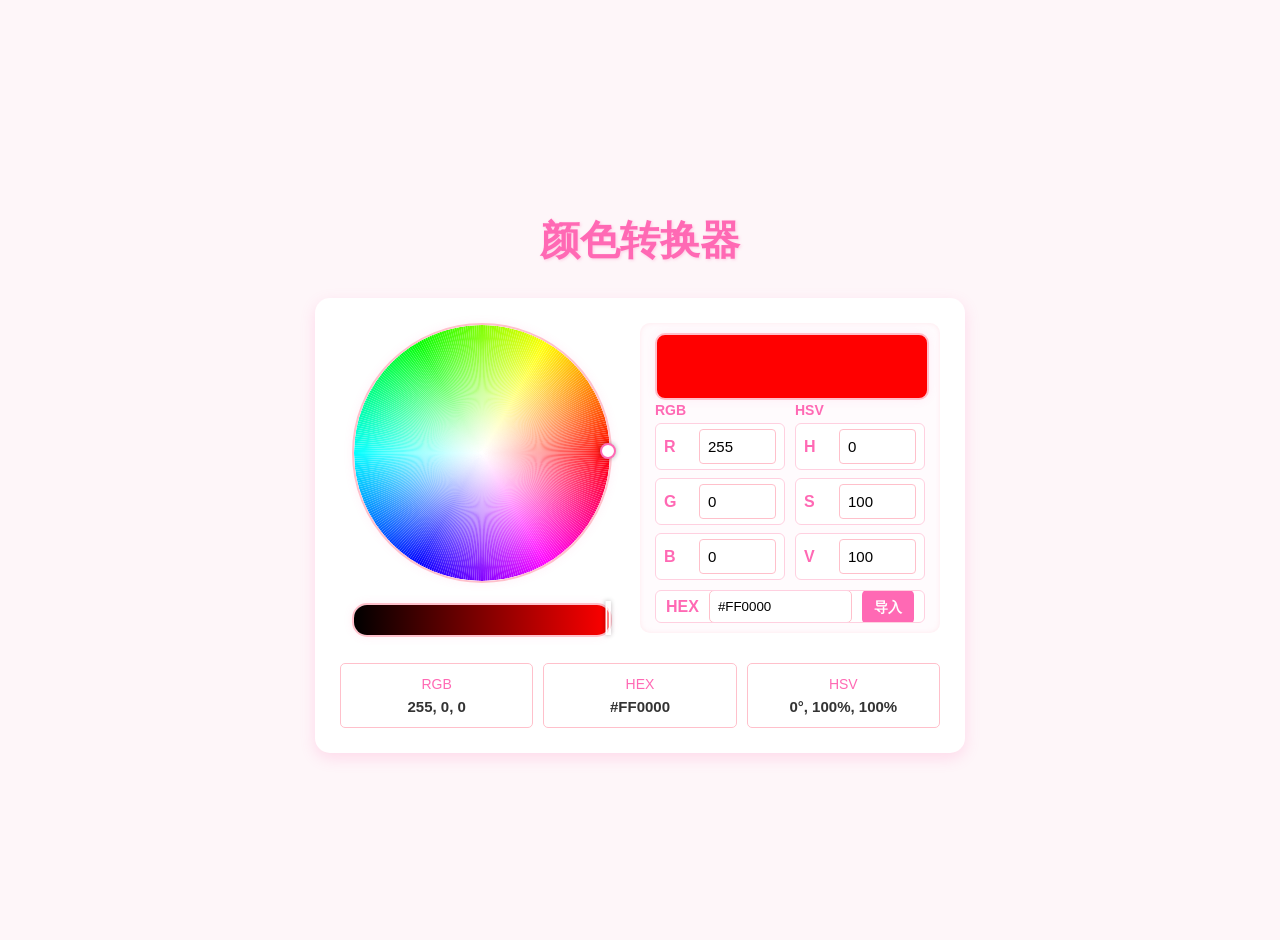
<file: index.html>
<!DOCTYPE html>
<html lang="en">
<head>
    <meta charset="UTF-8">
    <meta name="viewport" content="width=device-width, initial-scale=1.0">
    <title>无限暖暖颜色转换器</title>
    <link rel="stylesheet" href="styles.css">
</head>
<body>
    <h1 class="page-title">颜色转换器</h1>
    <div class="color-picker-container">
        <div class="color-picker-content">
            <div class="color-wheel-container">
                <div class="color-wheel">
                    <canvas id="colorWheel" class="color-wheel-canvas" width="256" height="256"></canvas>
                    <div class="color-wheel-thumb" id="colorWheelThumb"></div>
                </div>
                
                <div class="value-slider horizontal">
                    <canvas id="valueSlider" class="value-slider-canvas" width="256" height="30"></canvas>
                    <div class="value-slider-thumb" id="valueSliderThumb"></div>
                </div>
            </div>
            
            <div class="controls">
                <div class="color-preview" id="colorPreview"></div>
                <div class="color-values">
                    <!-- RGB 分组 (现在在左侧) -->
                    <div class="color-model-group">
                      <h4>RGB</h4>
                      <div class="inputs-group">
                        <div class="color-value-group">
                          <label for="red">R</label>
                          <input type="number" id="red" min="0" max="255" step="1" value="255">
                        </div>
                        <div class="color-value-group">
                          <label for="green">G</label>
                          <input type="number" id="green" min="0" max="255" step="1" value="0">
                        </div>
                        <div class="color-value-group">
                          <label for="blue">B</label>
                          <input type="number" id="blue" min="0" max="255" step="1" value="0">
                        </div>
                      </div>
                    </div>
                    
                    <!-- HSV 分组 (现在在右侧) -->
                    <div class="color-model-group">
                      <h4>HSV</h4>
                      <div class="inputs-group">
                        <div class="color-value-group">
                          <label for="hue">H</label>
                          <input type="number" id="hue" min="0" max="360" step="1" value="0">
                        </div>
                        <div class="color-value-group">
                          <label for="saturation">S</label>
                          <input type="number" id="saturation" min="0" max="100" step="1" value="100">
                        </div>
                        <div class="color-value-group">
                          <label for="value">V</label>
                          <input type="number" id="value" min="0" max="100" step="1" value="100">
                        </div>
                      </div>
                    </div>
                  </div>                
                <div class="hex-value">
                    <label for="hex">HEX</label>
                    <input type="text" id="hex" value="#FF0000">
                    <button id="importHex" class="import-button">导入</button>
                </div>
            </div>
        </div>
        
        <div class="color-info">
            <div class="info-box" id="rgbInfo" data-copy-value="255,0,0">
                <div class="info-title">RGB</div>
                <div class="info-value">255, 0, 0</div>
            </div>
            <div class="info-box" id="hexInfo" data-copy-value="#FF0000">
                <div class="info-title">HEX</div>
                <div class="info-value">#FF0000</div>
            </div>
            <div class="info-box" id="hsvInfo" data-copy-value="0°, 100%, 100%">
                <div class="info-title">HSV</div>
                <div class="info-value">0°, 100%, 100%</div>
            </div>
        </div>
    </div>

    <script src="script.js"></script>
</body>
</html>
</file>
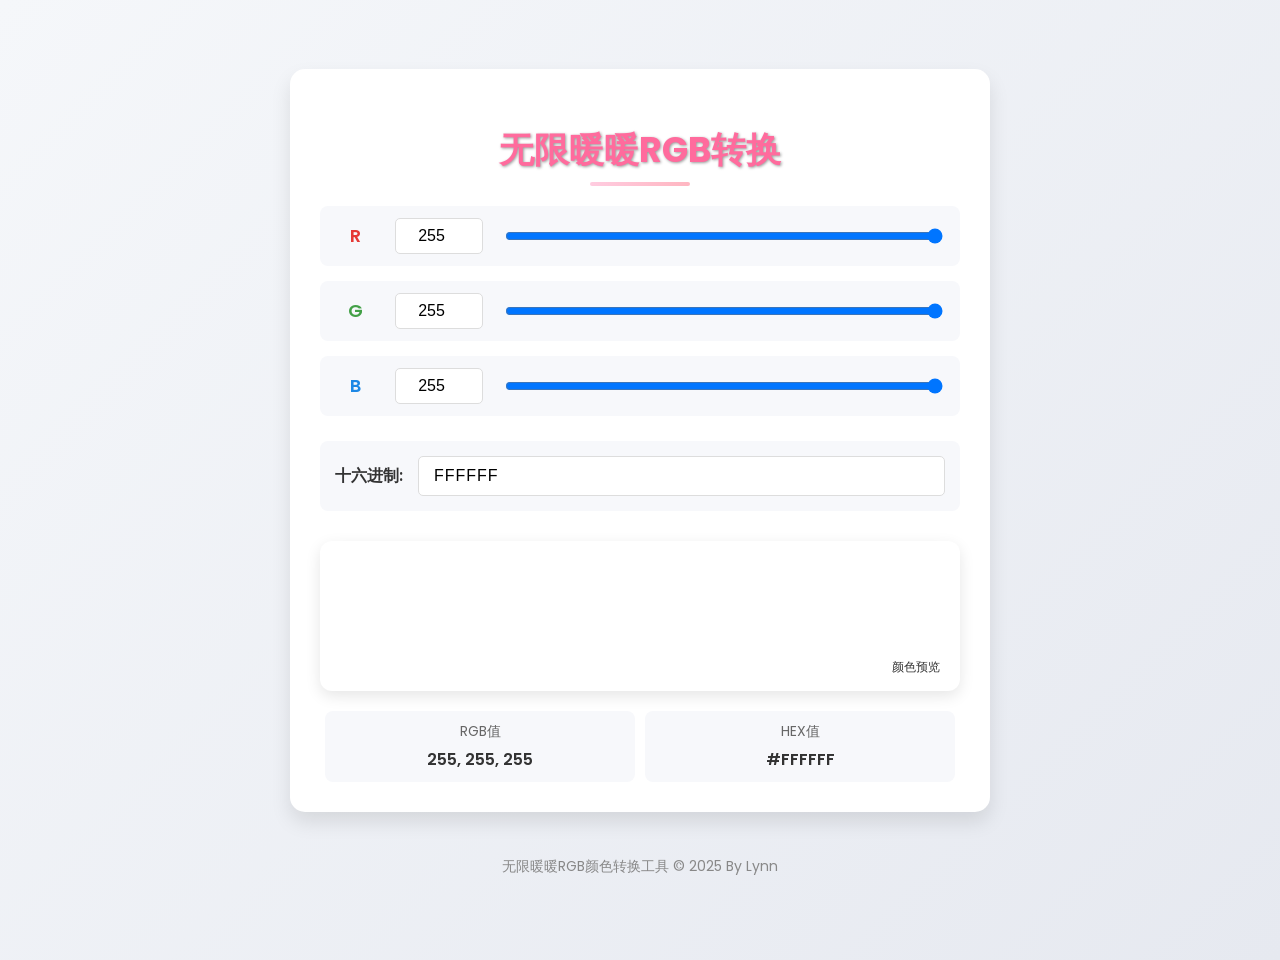
<file: public/index.html>
<!DOCTYPE html>
<html lang="zh-CN">
<head>
    <meta charset="UTF-8">
    <meta name="viewport" content="width=device-width, initial-scale=1.0">
    <title>无限暖暖RGB转换</title>
    <link href="https://fonts.googleapis.com/css2?family=Poppins:wght@400;500;600&display=swap" rel="stylesheet">
    <style>
        :root {
            --primary-color: #ff6b9d;
            --secondary-color: #ff69b4;
            --accent-color: #00bcd4;
            --dark-color: #333;
            --light-color: #f8f9fa;
            --border-radius: 8px;
            --box-shadow: 0 4px 6px rgba(0, 0, 0, 0.1);
            --transition: all 0.3s ease;
        }
        
        body {
            font-family: 'Poppins', Arial, sans-serif;
            background: linear-gradient(135deg, #f5f7fa 0%, #e6e9f0 100%);
            color: var(--dark-color);
            max-width: 700px;
            margin: 0 auto;
            padding: 30px 20px;
            min-height: 100vh;
            display: flex;
            flex-direction: column;
            justify-content: center;
        }
        
        .container {
            background-color: white;
            border-radius: 15px;
            padding: 30px;
            box-shadow: 0 10px 20px rgba(0, 0, 0, 0.1);
            position: relative;
            overflow: hidden;
        }
        
        h1 {
            text-align: center;
            margin-bottom: 30px;
            color: var(--primary-color);
            font-size: 2.2rem;
            text-shadow: 1px 1px 3px rgba(0, 0, 0, 0.4);
            position: relative;
        }
        
        h1::after {
            content: "";
            position: absolute;
            bottom: -10px;
            left: 50%;
            transform: translateX(-50%);
            width: 100px;
            height: 4px;
            background: linear-gradient(90deg, #ffcce0, #ffb6c1);
            border-radius: 2px;
        }
        
        .color-inputs {
            margin-bottom: 25px;
        }
        
        .input-group {
            display: flex;
            align-items: center;
            margin-bottom: 15px;
            background-color: #f7f8fb;
            padding: 12px 15px;
            border-radius: var(--border-radius);
            transition: var(--transition);
        }
        
        .input-group:hover {
            background-color: #eef0f7;
            transform: translateY(-2px);
        }
        
        .input-group label {
            width: 40px;
            font-weight: 600;
            font-size: 18px;
            text-align: center;
            color: var(--dark-color);
        }
        
        .input-group.r-group label {
            color: #e53935;
        }
        
        .input-group.g-group label {
            color: #43a047;
        }
        
        .input-group.b-group label {
            color: #1e88e5;
        }
        
        .input-group input[type="number"] {
            width: 70px;
            margin: 0 20px;
            padding: 8px;
            border: 1px solid #ddd;
            border-radius: 5px;
            text-align: center;
            font-weight: 500;
            font-size: 16px;
            transition: var(--transition);
        }
        
        .input-group input[type="number"]:focus {
            outline: none;
            border-color: var(--primary-color);
            box-shadow: 0 0 0 2px rgba(138, 43, 226, 0.2);
        }
        
        .input-group input[type="range"] {
            flex-grow: 1;
            height: 8px;
            border-radius: 5px;
            cursor: pointer;
        }
        
        /* Customize sliders for each color */
        .input-group.r-group input[type="range"] {
            background: linear-gradient(90deg, #ffcdd2, #e53935);
        }
        
        .input-group.g-group input[type="range"] {
            background: linear-gradient(90deg, #c8e6c9, #43a047);
        }
        
        .input-group.b-group input[type="range"] {
            background: linear-gradient(90deg, #bbdefb, #1e88e5);
        }
        
        .hex-input {
            display: flex;
            align-items: center;
            margin-bottom: 30px;
            background-color: #f7f8fb;
            padding: 15px;
            border-radius: var(--border-radius);
            transition: var(--transition);
        }
        
        .hex-input:hover {
            background-color: #eef0f7;
            transform: translateY(-2px);
        }
        
        .hex-input label {
            margin-right: 15px;
            font-weight: 600;
            font-size: 16px;
            color: var(--dark-color);
        }
        
        .hex-input input {
            flex-grow: 1;
            padding: 10px 15px;
            border: 1px solid #ddd;
            border-radius: 5px;
            font-size: 16px;
            font-weight: 500;
            letter-spacing: 1px;
            text-transform: uppercase;
            transition: var(--transition);
        }
        
        .hex-input input:focus {
            outline: none;
            border-color: var(--primary-color);
            box-shadow: 0 0 0 2px rgba(138, 43, 226, 0.2);
        }
        
        .color-preview {
            width: 100%;
            height: 150px;
            border-radius: 12px;
            margin-bottom: 20px;
            box-shadow: 0 5px 15px rgba(0, 0, 0, 0.1);
            transition: var(--transition);
            position: relative;
            overflow: hidden;
        }
        
        .color-preview::before {
            content: "颜色预览";
            position: absolute;
            bottom: 10px;
            right: 10px;
            background-color: rgba(255, 255, 255, 0.7);
            padding: 5px 10px;
            border-radius: 4px;
            font-size: 12px;
            color: #333;
        }
        
        .color-values {
            display: flex;
            justify-content: space-between;
            margin-top: 20px;
        }
        
        .color-value {
            text-align: center;
            padding: 10px;
            background-color: #f7f8fb;
            border-radius: var(--border-radius);
            flex: 1;
            margin: 0 5px;
            transition: var(--transition);
        }
        
        .color-value:hover {
            transform: translateY(-2px);
            box-shadow: var(--box-shadow);
        }
        
        .value-label {
            font-size: 14px;
            color: #666;
            margin-bottom: 5px;
        }
        
        .value-text {
            font-size: 16px;
            font-weight: 600;
        }
        
        footer {
            text-align: center;
            margin-top: 30px;
            color: #888;
            font-size: 14px;
        }
        
        @media (max-width: 576px) {
            h1 {
                font-size: 1.8rem;
            }
            
            .input-group {
                flex-direction: column;
                padding: 15px 10px;
            }
            
            .input-group label {
                width: 100%;
                margin-bottom: 10px;
            }
            
            .input-group input[type="number"] {
                width: 100%;
                margin: 10px 0;
            }
            
            .color-values {
                flex-direction: column;
            }
            
            .color-value {
                margin: 5px 0;
            }
        }
    </style>
</head>

<body>
    <div class="container">
        <h1>无限暖暖RGB转换</h1>
        
        <div class="color-inputs">
            <div class="input-group r-group">
                <label for="red">R</label>
                <input type="number" id="red" min="0" max="255" value="255">
                <input type="range" id="red-slider" min="0" max="255" value="255">
            </div>
            
            <div class="input-group g-group">
                <label for="green">G</label>
                <input type="number" id="green" min="0" max="255" value="255">
                <input type="range" id="green-slider" min="0" max="255" value="255">
            </div>
            
            <div class="input-group b-group">
                <label for="blue">B</label>
                <input type="number" id="blue" min="0" max="255" value="255">
                <input type="range" id="blue-slider" min="0" max="255" value="255">
            </div>
        </div>
        
        <div class="hex-input">
            <label for="hex">十六进制:</label>
            <input type="text" id="hex" value="FFFFFF" placeholder="输入6位十六进制颜色值">
        </div>
        
        <div class="color-preview" id="preview"></div>
        
        <div class="color-values">
            <div class="color-value">
                <div class="value-label">RGB值</div>
                <div class="value-text" id="rgb-value">255, 255, 255</div>
            </div>
            <div class="color-value">
                <div class="value-label">HEX值</div>
                <div class="value-text" id="hex-value">#FFFFFF</div>
            </div>
        </div>
    </div>
    
    <footer>
        <p>无限暖暖RGB颜色转换工具 © 2025 By Lynn</p>
    </footer>

    <script>
        // 获取元素
        const redInput = document.getElementById('red');
        const greenInput = document.getElementById('green');
        const blueInput = document.getElementById('blue');
        const redSlider = document.getElementById('red-slider');
        const greenSlider = document.getElementById('green-slider');
        const blueSlider = document.getElementById('blue-slider');
        const hexInput = document.getElementById('hex');
        const preview = document.getElementById('preview');
        const rgbValue = document.getElementById('rgb-value');
        const hexValue = document.getElementById('hex-value');
        
        // RGB转换为十六进制
        function rgbToHex(r, g, b) {
            return ((1 << 24) + (r << 16) + (g << 8) + b).toString(16).slice(1).toUpperCase();
        }
        
        // 十六进制转换为RGB
        function hexToRgb(hex) {
            // 移除#号(如果存在)
            hex = hex.replace('#', '');
            
            // 解析十六进制字符串
            const r = parseInt(hex.substring(0, 2), 16);
            const g = parseInt(hex.substring(2, 4), 16);
            const b = parseInt(hex.substring(4, 6), 16);
            
            return { r, g, b };
        }
        
        // 通过RGB输入更新颜色
        function updateFromRgb() {
            const r = parseInt(redInput.value);
            const g = parseInt(greenInput.value);
            const b = parseInt(blueInput.value);
            
            // 更新十六进制输入
            hexInput.value = rgbToHex(r, g, b);
            
            // 更新颜色预览
            preview.style.backgroundColor = `rgb(${r}, ${g}, ${b})`;
            
            // 更新颜色值显示
            rgbValue.textContent = `${r}, ${g}, ${b}`;
            hexValue.textContent = `#${rgbToHex(r, g, b)}`;
            
            // 更新页面主题色彩
            document.documentElement.style.setProperty('--accent-color', `rgb(${r}, ${g}, ${b})`);
        }
        
        // 通过十六进制输入更新颜色
        function updateFromHex() {
            let hex = hexInput.value;
            
            // 验证十六进制输入(必须是6个字符)
            if (!/^[0-9A-Fa-f]{6}$/.test(hex)) {
                return;
            }
            
            const { r, g, b } = hexToRgb(hex);
            
            // 更新RGB输入
            redInput.value = r;
            greenInput.value = g;
            blueInput.value = b;
            
            // 更新滑动条
            redSlider.value = r;
            greenSlider.value = g;
            blueSlider.value = b;
            
            // 更新颜色预览
            preview.style.backgroundColor = `rgb(${r}, ${g}, ${b})`;
            
            // 更新颜色值显示
            rgbValue.textContent = `${r}, ${g}, ${b}`;
            hexValue.textContent = `#${hex}`;
            
            // 更新页面主题色彩
            document.documentElement.style.setProperty('--accent-color', `rgb(${r}, ${g}, ${b})`);
        }
        
        // RGB数字输入的事件监听器
        redInput.addEventListener('input', function() {
            redSlider.value = this.value;
            updateFromRgb();
        });
        
        greenInput.addEventListener('input', function() {
            greenSlider.value = this.value;
            updateFromRgb();
        });
        
        blueInput.addEventListener('input', function() {
            blueSlider.value = this.value;
            updateFromRgb();
        });
        
        // RGB滑动条的事件监听器
        redSlider.addEventListener('input', function() {
            redInput.value = this.value;
            updateFromRgb();
        });
        
        greenSlider.addEventListener('input', function() {
            greenInput.value = this.value;
            updateFromRgb();
        });
        
        blueSlider.addEventListener('input', function() {
            blueInput.value = this.value;
            updateFromRgb();
        });
        
        // 十六进制输入的事件监听器
        hexInput.addEventListener('input', updateFromHex);
        
        // 初始化
        updateFromRgb();
    </script>
</body>
</html>
</file>
<file: styles.css>
body {
    font-family: 'Arial', sans-serif;
    display: flex;
    flex-direction: column;
    justify-content: center;
    align-items: center;
    min-height: 100vh;
    margin: 0;
    background-color: #fef6f9;
    padding: 20px;
}

.page-title {
    text-align: center;
    color: #ff69b4;
    margin-bottom: 30px;
    font-size: 2.5rem;
    text-shadow: 1px 1px 3px rgba(255, 105, 180, 0.3);
    font-weight: bold;
}

.color-picker-container {
    display: flex;
    background-color: white;
    padding: 25px;
    border-radius: 15px;
    box-shadow: 0 5px 15px rgba(255, 105, 180, 0.2);
    max-width: 600px;
    width: 100%;
    flex-direction: column;
    align-items: center;
}

.color-picker-content {
    display: flex;
    width: 100%;
    margin-bottom: 15px;
    align-items: stretch; /* 确保子元素高度拉伸一致 */
    justify-content: space-between; /* 均匀分布空间 */
}

.color-wheel {
    position: relative;
    width: 256px;
    height: 256px;
    transform: translateZ(0); /* 强制硬件加速 */
}

.color-wheel-thumb {
    position: absolute;
    width: 12px;
    height: 12px;
    transform: translate(-50%, -50%);
    background-color: white;
    border: 2px solid #ff69b4;
    border-radius: 50%;
    pointer-events: none;
    box-shadow: 0 0 5px rgba(0, 0, 0, 0.3);
}

.color-wheel-container {
    display: flex;
    flex-direction: column;
    align-items: center;
    margin-right: 20px;
    width: 280px;
    min-width: 280px;
    box-sizing: border-box;
    /* 增加这部分 - 添加最小高度并调整布局 */
    justify-content: space-between; /* 自动分配空间 */
    height: 310px; /* 设置固定高度，使有足够空间 */
}

.color-wheel-canvas {
    border-radius: 50%;
    border: 2px solid #ffc0cb;
    box-shadow: 0 0 10px rgba(255, 105, 180, 0.1);
}


.value-slider.horizontal {
    width: 256px;
    height: 30px;
    position: relative;
    margin-top: 0; /* 移除顶部边距 */
    margin-right: 0;
}

.value-slider.horizontal .value-slider-canvas {
    border: 2px solid #ffc0cb;
    border-radius: 15px;
    box-shadow: 0 0 10px rgba(255, 105, 180, 0.1);
    width: 100%;
    height: 100%;
}

.value-slider.horizontal .value-slider-thumb {
    position: absolute;
    height: 34px;
    width: 5px;
    background-color: transparent;
    border: 2px solid white;
    box-sizing: border-box;
    top: -2px;
    transform: translateX(-50%);
    pointer-events: none;
    box-shadow: 0 0 5px rgba(0, 0, 0, 0.3);
}

.controls {
    display: flex;
    flex-direction: column;
    justify-content: space-between; /* 保持 */
    flex: 1;
    width: calc(100% - 300px);
    min-width: 280px;
    overflow: hidden;
    padding: 10px 15px; /* 减少内边距 */
    background-color: #fffbfd;
    border-radius: 10px;
    box-shadow: inset 0 0 5px rgba(255, 192, 203, 0.3);
    height: 310px; /* 保持和色轮容器一样的高度 */
    box-sizing: border-box;
}

.color-values {
    display: grid;
    grid-template-columns: 1fr 1fr;
    gap: 10px; /* 减小间距 */
    margin-bottom: 0px; /* 减少底部边距 */
    width: 100%;
}

.color-value-group {
    display: flex;
    align-items: center;
    background-color: #fff;
    padding: 5px 8px; /* 减小内边距 */
    border-radius: 6px;
    border: 1px solid #ffd0e0;
    transition: all 0.2s ease;
}

.color-value-group:hover {
    border-color: #ff69b4; /* 悬停时边框颜色变化 */
    transform: translateY(-2px); /* 悬停时轻微上浮 */
    box-shadow: 0 3px 6px rgba(255, 105, 180, 0.15); /* 悬停时添加阴影 */
}

.color-value-group label {
    width: 25px; /* 增加宽度 */
    font-weight: bold;
    margin-right: 10px; /* 增加右边距 */
    color: #ff69b4;
    font-size: 16px; /* 增加字体大小 */
}

.color-value-group input {
    flex: 1;
    width: 100%;
    max-width: none; /* 移除最大宽度限制 */
    padding: 8px; /* 增加内边距 */
    font-size: 15px; /* 增加字体大小 */
    border: 1px solid #ffc0cb;
    border-radius: 4px;
    transition: all 0.2s ease;
}

.color-value-group input:focus {
    border-color: #ff69b4;
    box-shadow: 0 0 5px rgba(255, 105, 180, 0.3);
}

.color-preview {
    width: 100%;
    height: 100px; /* 可以保留这个值 */
    flex-grow: 1; /* 添加这一行，让它占据更多空间 */
    border: 2px solid #ffc0cb;
    border-radius: 10px;
    margin-bottom: 2px;
    box-shadow: 0 0 10px rgba(255, 105, 180, 0.1);
}



.hex-value {
    display: flex;
    align-items: center;
    margin-bottom: 0; /* 移除底部边距 */
    width: 100%; /* 确保占满父容器 */
    max-width: 100%; /* 限制最大宽度 */
    background-color: #fff;
    padding: 5px 10px; /* 减少内边距 */
    border-radius: 6px;
    border: 1px solid #ffd0e0;
    box-sizing: border-box; /* 确保内边距不会影响宽度 */
    overflow: hidden; /* 防止内容溢出 */
}


.import-button {
    height: 34px;
    padding: 0 12px;
    margin-left: 10px;
    background-color: #ff69b4;
    color: white;
    border: none;
    border-radius: 5px;
    cursor: pointer;
    font-weight: bold;
    transition: background-color 0.2s;
    box-sizing: border-box;
    font-size: 14px;
    line-height: 1;
    display: flex;
    align-items: center;
    justify-content: center;
    white-space: nowrap;
}

.import-button:hover {
    background-color: #ff5ba7;
}

.color-info {
    width: 100%;
    display: flex;
    justify-content: space-between;
    gap: 10px;
    margin-top: 15px;
}

.info-box {
    flex: 1;
    padding: 12px 15px;
    background-color: #fff;
    border: 1px solid #ffc0cb;
    border-radius: 5px;
    text-align: center;
    cursor: pointer;
    transition: all 0.3s ease;
    position: relative;
    overflow: hidden;
}

.info-box:hover {
    transform: translateY(-3px);
    box-shadow: 0 4px 8px rgba(255, 105, 180, 0.2);
    background-color: #fff9fb;
}

.info-box:active {
    transform: translateY(-1px);
}

.info-title {
    font-size: 14px;
    color: #ff69b4;
    margin-bottom: 6px;
    font-weight: 500;
}

.info-value {
    font-size: 15px;
    color: #333;
    font-weight: 600;
}

.copy-tooltip {
    position: absolute;
    top: 0;
    left: 0;
    width: 100%;
    height: 100%;
    background-color: rgba(255, 105, 180, 0.9);
    color: white;
    display: flex;
    justify-content: center;
    align-items: center;
    font-weight: 500;
    font-size: 14px;
    opacity: 0;
    transform: translateY(100%);
    transition: all 0.3s ease;
    pointer-events: none;
}

.info-box.copied .copy-tooltip {
    opacity: 1;
    transform: translateY(0);
}

.hex-value label {
    font-weight: bold;
    margin-right: 10px;
    color: #ff69b4;
}

.hex-value input {
    flex-grow: 1;
    flex: 1;
    padding: 8px;
    border: 1px solid #ffc0cb;
    border-radius: 5px;
    outline: none;
    min-width: 0;
}

.hex-value input:focus {
    border-color: #ff69b4;
    box-shadow: 0 0 5px rgba(255, 105, 180, 0.3);
}

.color-model-group {
    margin-bottom: 10px;
  }
  
  .color-model-group h4 {
    margin: 0 0 5px 0;
    color: #ff69b4;
    font-size: 14px;
  }
  
  .inputs-group {
    display: grid;
    grid-template-columns: 1fr;
    gap: 8px;
  }
  
  @media (max-width: 480px) {
    .color-values {
      display: flex;
      flex-direction: column;
      gap: 15px;
    }
    
    .inputs-group {
      grid-template-columns: 1fr;
    }
  }
  
/* 响应式布局调整 */
@media (max-width: 768px) {
    .color-picker-container {
        padding: 15px;
        max-width: 100%;
    }

    /* 改为垂直布局 */
    .color-picker-content {
        flex-direction: column;
        align-items: center;
    }
    
    /* 调整色轮容器 */
    .color-wheel-container {
        margin-right: 0;
        margin-bottom: 20px;
        width: 100%;
        max-width: 280px;
        height: auto; /* 移除固定高度 */
    }
    
    /* 调整控制区域 */
    .controls {
        width: 100%;
        max-width: 100%;
        height: auto; /* 移除固定高度 */
        margin-bottom: 15px;
    }
    
    /* 调整颜色信息框 */
    .color-info {
        flex-direction: column;
    }
    
    .info-box {
        margin-bottom: 8px;
    }

    /* 调整色轮和亮度滑块大小 */
    .color-wheel, .color-wheel-canvas {
        width: 100%;
        height: auto;
        aspect-ratio: 1/1; /* 保持正方形 */
    }
    
    .value-slider.horizontal {
        width: 100%;
        margin-top: 15px;
    }
    
    .value-slider.horizontal .value-slider-canvas {
        width: 100%;
    }
}

/* 更小屏幕的额外调整 */
@media (max-width: 480px) {
    .page-title {
        font-size: 1.8rem;
        margin-bottom: 15px;
    }

    .color-values {
        grid-template-columns: 1fr; /* 单列布局 */
    }
    
    .hex-value {
        flex-wrap: wrap;
    }
    
    .hex-value label {
        width: 100%;
        margin-bottom: 5px;
    }
    
    .import-button {
        margin-top: 8px;
        width: 100%;
        margin-left: 0;
    }
}

/* 为极小屏幕添加额外调整 */
@media (max-width: 350px) {
    body {
        padding: 10px;
    }
    
    .color-picker-container {
        padding: 10px;
    }
}
</file>
